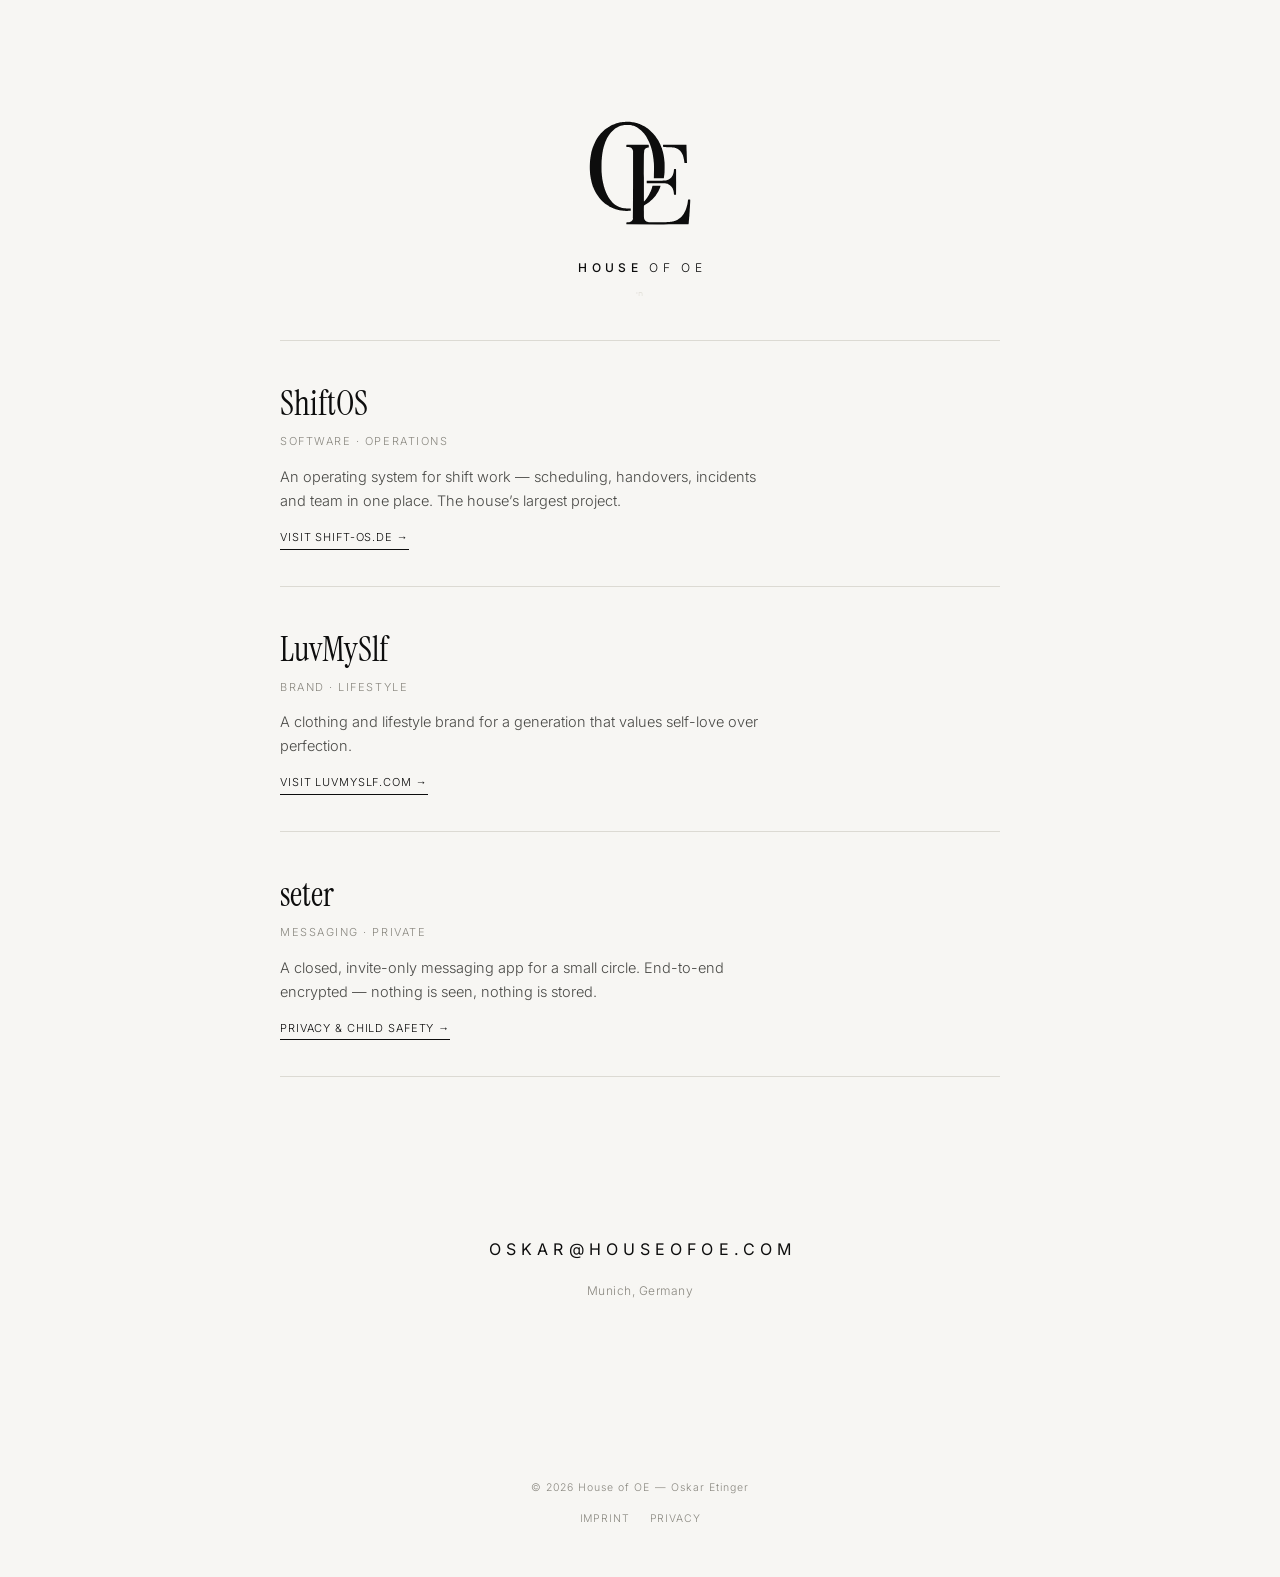
<file: index.html>
<!DOCTYPE html>
<html lang="en">
<head>
<meta charset="UTF-8">
<meta name="viewport" content="width=device-width, initial-scale=1.0">
<title>House of OE</title>
<link rel="icon" href="favicon.ico" sizes="48x48">
<link rel="icon" href="icon.svg" type="image/svg+xml">
<link rel="icon" href="icon-32x32.png" sizes="32x32" type="image/png">
<link rel="apple-touch-icon" href="apple-icon.png">
<style>
  @font-face{
    font-family:'Inter';font-style:normal;font-weight:300;font-display:swap;
    src:url([data-uri]) format('woff2');
  }
  @font-face{
    font-family:'Inter';font-style:normal;font-weight:400;font-display:swap;
    src:url([data-uri]) format('woff2');
  }
  @font-face{
    font-family:'Inter';font-style:normal;font-weight:500;font-display:swap;
    src:url([data-uri]) format('woff2');
  }
  @font-face{
    font-family:'Instrument Serif';font-style:normal;font-weight:400;font-display:swap;
    src:url([data-uri]) format('woff2');
  }
  @font-face{
    font-family:'Instrument Serif';font-style:italic;font-weight:400;font-display:swap;
    src:url([data-uri]) format('woff2');
  }

  :root{
    --bg:#f7f6f3;   /* bone white, not pure white */
    --fg:#0d0d0d;   /* near black ink */
    --dim:#8a8880;
  }
  *{margin:0;padding:0;box-sizing:border-box;}
  html{background:var(--bg);}
  body{
    background:var(--bg);
    color:var(--fg);
    font-family:'Inter',sans-serif;
    font-weight:300;
    line-height:1.6;
    -webkit-font-smoothing:antialiased;
  }
  ::selection{background:var(--fg);color:var(--bg);}
  .wrap{max-width:720px;margin:0 auto;padding:0 32px;}

  /* ---------- MARK ---------- */
  .mark-stage{
    padding:120px 0 40px;
    display:flex;flex-direction:column;align-items:center;text-align:center;
  }
  .mono{width:104px;height:auto;color:var(--fg);}
  .word{
    margin-top:32px;
    font-size:12px;letter-spacing:0.36em;text-transform:uppercase;
    padding-left:0.36em; /* optical centering for the tracking */
  }
  .word b{font-weight:500;}
  .mk{
    display:block;
    margin-top:10px;
    font-size:8px;
    color:#e4e2db;
    letter-spacing:0.02em;
    user-select:none;
  }

  /* ---------- TITLE ---------- */
  .title{
    text-align:center;
    padding:8px 0 64px;
  }
  .title h1{
    font-family:'Instrument Serif',serif;
    font-weight:400;
    font-size:clamp(40px,7vw,64px);
    line-height:1.15;
    max-width:560px;
    margin:0 auto;
  }
  .title h1 em{font-style:italic;}

  /* ---------- LEDE ---------- */
  .lede{
    text-align:center;
    padding:28px 0 100px;
  }
  .lede p{
    font-size:16px;font-weight:300;color:#3a3a38;
    max-width:420px;margin:0 auto;line-height:1.75;
  }

  hr{border:none;border-top:1px solid #dcdad3;max-width:720px;margin:0 auto;}

  /* ---------- REGISTER ---------- */
  .register{padding:0 0 80px;}
  .row{
    display:block;
    padding:36px 0;
    border-bottom:1px solid #dcdad3;
    text-decoration:none;
    color:inherit;
    transition:opacity .25s;
  }
  .row:hover{opacity:0.6;}
  .row.static:hover{opacity:1;}
  .row .name{
    font-family:'Instrument Serif',serif;
    font-size:clamp(26px,4vw,34px);
    font-weight:400;
  }
  .row .cat{
    font-size:11px;letter-spacing:0.14em;text-transform:uppercase;color:var(--dim);
    margin-top:2px;
  }
  .row .desc{
    margin-top:14px;
    font-size:14.5px;font-weight:300;color:#4a4a47;
    max-width:480px;line-height:1.65;
  }
  .row .visit{
    display:inline-block;
    margin-top:16px;
    margin-right:20px;
    font-size:11px;letter-spacing:0.08em;text-transform:uppercase;color:var(--fg);
    border-bottom:1px solid var(--fg);
    padding-bottom:2px;
    text-decoration:none;
  }
  a.visit:hover{color:#555;border-color:#555;}

  /* ---------- NOTE ---------- */
  .note{padding:0 0 90px;text-align:center;}
  .note p{
    font-size:13px;color:var(--dim);font-weight:300;line-height:1.7;
    max-width:440px;margin:0 auto;
  }

  /* ---------- CONTACT ---------- */
  .contact{padding:80px 0 140px;text-align:center;}
  .contact a{
    font-family:'Inter',sans-serif;font-weight:400;
    font-size:clamp(13px,2vw,16px);
    letter-spacing:0.32em;text-transform:uppercase;
    padding-left:0.32em;
    color:var(--fg);text-decoration:none;
  }
  .contact a:hover{color:#555;}
  .contact .loc{margin-top:18px;font-size:12px;color:var(--dim);letter-spacing:0.04em;}

  footer{padding:40px 0 48px;text-align:center;}
  footer .copy{font-size:10.5px;letter-spacing:0.1em;color:var(--dim);}
  footer .legal{margin-top:14px;display:flex;justify-content:center;gap:20px;}
  footer .legal a{
    font-size:10.5px;letter-spacing:0.08em;text-transform:uppercase;color:var(--dim);
    text-decoration:none;border-bottom:1px solid transparent;
  }
  footer .legal a:hover{color:var(--fg);border-color:var(--fg);}

  @media (max-width:640px){
    .wrap{padding:0 24px;}
    .mark-stage{padding:88px 0 32px;}

  }
</style>
</head>
<body>

<div class="mark-stage">
  <svg class="mono" viewBox="0 0 1042 1063" fill="currentColor" role="img" aria-label="House of OE">
    <g transform="translate(0.000000,1063.000000) scale(0.100000,-0.100000)">
    <path d="M3700 10440 c-30 -4 -100 -9 -155 -9 -55 -1 -125 -8 -155 -16 -30 -8
-77 -15 -105 -15 -27 0 -61 -7 -75 -15 -14 -8 -45 -15 -70 -15 -25 0 -54 -7
-64 -15 -11 -8 -36 -15 -55 -15 -20 0 -45 -7 -55 -15 -11 -8 -34 -15 -50 -15
-17 -1 -42 -7 -56 -15 -14 -8 -36 -15 -50 -15 -14 0 -34 -7 -44 -15 -11 -8
-28 -15 -37 -15 -10 0 -31 -7 -48 -15 -17 -8 -45 -22 -62 -30 -17 -8 -38 -15
-48 -15 -9 0 -21 -4 -26 -8 -6 -4 -37 -19 -70 -32 -71 -27 -263 -126 -286
-146 -8 -8 -20 -14 -25 -14 -5 -1 -50 -26 -100 -58 -153 -96 -210 -137 -365
-257 -87 -67 -400 -376 -457 -450 -25 -33 -64 -81 -86 -106 -141 -158 -372
-536 -483 -789 -8 -19 -19 -42 -24 -50 -5 -8 -12 -22 -15 -30 -3 -8 -12 -27
-20 -42 -8 -14 -14 -33 -14 -41 0 -8 -7 -20 -15 -27 -8 -7 -15 -21 -15 -32 0
-11 -6 -32 -13 -46 -8 -15 -21 -42 -30 -60 -9 -19 -17 -41 -17 -51 0 -9 -7
-26 -15 -37 -8 -10 -15 -28 -15 -40 0 -11 -7 -29 -15 -40 -8 -10 -15 -31 -15
-45 0 -14 -7 -34 -15 -45 -8 -10 -15 -35 -15 -54 0 -19 -7 -44 -15 -54 -8 -11
-15 -31 -15 -45 -1 -14 -7 -37 -15 -51 -8 -14 -14 -38 -15 -53 0 -16 -5 -38
-12 -50 -6 -12 -15 -51 -19 -87 -17 -132 -32 -216 -45 -253 -8 -20 -14 -59
-14 -85 0 -26 -7 -65 -15 -87 -8 -22 -14 -72 -15 -112 0 -39 -5 -84 -11 -100
-10 -26 -16 -87 -39 -428 -12 -180 -12 -596 0 -740 6 -66 15 -185 20 -265 5
-80 14 -161 20 -180 5 -19 10 -55 10 -80 0 -25 7 -72 15 -103 8 -32 15 -77 15
-100 0 -23 7 -55 15 -71 8 -15 15 -43 15 -61 0 -18 7 -52 15 -75 8 -23 15 -61
15 -84 1 -22 7 -52 15 -66 8 -14 14 -41 15 -61 0 -19 7 -44 15 -55 8 -10 15
-33 15 -50 0 -16 7 -39 15 -50 8 -10 15 -35 15 -54 0 -19 7 -44 15 -54 8 -11
15 -32 15 -46 0 -14 7 -35 15 -46 8 -10 15 -29 15 -41 0 -12 6 -34 14 -50 7
-15 21 -45 30 -66 9 -20 23 -54 32 -75 9 -20 23 -50 30 -65 8 -16 14 -34 14
-42 0 -7 7 -18 15 -25 8 -7 15 -23 15 -35 0 -12 7 -28 15 -35 8 -7 15 -21 15
-31 0 -10 4 -21 10 -24 5 -3 21 -30 36 -58 14 -29 39 -74 55 -102 16 -27 37
-63 45 -80 35 -68 143 -234 232 -354 26 -35 56 -76 67 -91 72 -99 310 -356
390 -423 33 -27 83 -71 110 -97 54 -50 186 -152 247 -188 20 -13 38 -26 40
-30 3 -8 143 -102 151 -102 3 0 28 -15 55 -33 28 -18 117 -66 198 -106 82 -40
161 -80 176 -87 14 -8 33 -14 41 -14 8 0 20 -7 27 -15 7 -8 25 -15 40 -15 15
0 33 -7 40 -15 7 -8 24 -15 39 -15 14 0 35 -7 45 -15 11 -8 29 -15 40 -15 12
0 30 -7 40 -15 11 -8 36 -15 55 -15 20 0 45 -7 55 -15 11 -8 36 -15 55 -15 20
0 45 -7 55 -15 11 -8 36 -15 55 -15 20 0 45 -7 55 -15 11 -8 40 -15 65 -15 25
0 64 -7 86 -15 22 -8 69 -14 105 -15 36 0 92 -7 125 -15 81 -20 767 -22 782
-3 6 7 9 60 8 118 l-2 105 -304 5 c-209 4 -313 9 -332 18 -16 6 -52 12 -80 12
-29 1 -63 7 -77 15 -14 8 -43 14 -66 15 -22 0 -49 7 -60 15 -10 8 -32 15 -49
15 -16 0 -39 7 -49 15 -11 8 -31 15 -45 15 -14 0 -35 7 -45 15 -11 8 -30 15
-42 15 -12 0 -27 7 -34 15 -7 8 -19 15 -27 15 -13 0 -34 9 -93 41 -79 42 -101
55 -138 80 -24 16 -45 29 -48 29 -9 0 -209 154 -265 204 -112 101 -322 358
-407 497 -47 77 -51 85 -85 136 -15 24 -27 45 -27 49 0 3 -13 26 -30 51 -16
24 -30 50 -30 57 0 8 -7 19 -15 26 -8 7 -15 20 -15 30 0 10 -7 23 -15 30 -8 7
-15 20 -15 30 0 10 -7 23 -15 30 -8 7 -15 23 -15 35 0 12 -7 28 -15 35 -8 7
-15 18 -15 24 0 7 -13 39 -30 71 -16 32 -30 66 -30 76 0 10 -8 32 -17 51 -9
18 -22 45 -30 60 -7 14 -13 34 -13 45 0 10 -7 27 -15 37 -8 11 -15 32 -15 46
0 14 -4 30 -8 36 -9 9 -39 101 -61 184 -7 25 -19 68 -27 95 -20 69 -34 132
-43 185 -4 25 -12 61 -18 80 -14 44 -31 126 -43 207 -5 35 -14 72 -20 82 -5
11 -10 37 -10 59 0 21 -7 61 -15 88 -8 27 -15 78 -15 114 0 36 -5 81 -11 100
-7 19 -15 94 -19 165 -5 72 -13 171 -20 220 -14 112 -15 1199 0 1295 5 36 14
133 20 215 5 83 14 168 20 190 5 22 10 65 10 95 0 30 7 82 15 115 8 33 15 81
15 106 0 26 7 66 15 89 8 23 15 59 15 80 0 21 7 57 15 80 8 23 15 58 15 77 0
19 5 44 12 56 6 12 15 40 19 62 8 42 27 114 54 205 9 30 20 73 26 95 5 21 14
44 18 50 5 5 11 24 14 40 6 35 24 89 43 128 8 16 14 39 14 52 0 12 7 28 15 35
8 7 15 22 15 34 0 12 7 31 15 42 8 10 15 26 15 34 0 13 47 119 70 160 9 15 42
83 54 110 4 8 22 42 41 75 19 33 39 70 45 83 5 12 26 48 47 80 21 31 42 65 48
74 13 21 93 136 145 207 60 83 343 362 449 443 115 88 276 185 379 228 76 32
102 43 175 74 21 9 48 16 60 16 12 1 33 7 47 15 14 8 44 14 68 15 24 0 52 5
63 11 11 5 52 14 92 20 40 5 97 13 127 18 72 12 415 12 508 0 39 -5 102 -13
140 -17 37 -5 85 -15 107 -22 22 -7 58 -18 80 -26 22 -7 55 -15 72 -19 18 -4
35 -11 38 -16 4 -5 13 -9 21 -9 25 0 244 -112 359 -183 192 -120 475 -384 634
-592 73 -96 221 -323 286 -440 50 -88 195 -370 195 -377 0 -4 14 -37 30 -71
17 -35 30 -71 30 -79 0 -8 7 -23 15 -34 8 -10 15 -28 15 -40 0 -11 7 -29 15
-40 8 -10 15 -28 15 -40 0 -11 7 -29 15 -40 8 -10 15 -31 15 -45 0 -15 6 -32
14 -38 8 -6 16 -24 19 -39 4 -26 9 -40 37 -122 7 -19 15 -55 19 -80 4 -25 13
-55 19 -67 7 -12 12 -34 12 -50 1 -15 7 -39 15 -53 8 -14 15 -41 15 -60 0 -19
7 -46 15 -60 8 -14 14 -46 15 -71 0 -26 7 -63 15 -82 8 -20 15 -56 15 -80 0
-25 7 -61 15 -80 8 -20 15 -63 15 -95 0 -33 7 -79 15 -102 8 -23 15 -70 15
-104 0 -34 5 -77 11 -96 7 -19 15 -89 19 -155 4 -66 13 -149 19 -185 31 -182
37 -913 13 -1435 -5 -99 -6 -183 -2 -188 3 -4 229 -6 501 -5 l494 3 7 40 c3
22 12 76 18 120 6 44 15 103 20 130 5 28 12 93 15 145 3 52 10 113 15 135 13
53 13 974 0 1028 -5 23 -14 98 -20 167 -14 172 -27 286 -39 345 -12 60 -28
158 -41 240 -5 33 -13 73 -19 88 -6 16 -11 40 -11 55 0 15 -6 47 -14 72 -8 25
-22 72 -31 105 -36 133 -48 172 -61 210 -8 23 -14 51 -14 64 0 13 -7 36 -15
52 -8 16 -22 42 -30 58 -8 16 -15 34 -15 41 0 7 -6 26 -14 43 -7 18 -35 84
-61 147 -58 139 -196 420 -254 514 -22 37 -41 69 -41 71 0 5 -192 290 -199
295 -4 3 -27 32 -51 65 -24 33 -65 83 -90 110 -25 28 -62 70 -82 95 -52 65
-294 309 -353 355 -27 22 -77 63 -110 90 -137 117 -334 250 -515 349 -68 37
-277 140 -320 158 -14 5 -38 16 -53 24 -16 8 -36 14 -46 14 -9 0 -26 7 -37 15
-10 8 -31 15 -45 15 -15 0 -32 7 -39 15 -7 8 -27 15 -44 15 -17 0 -40 7 -50
15 -11 8 -31 15 -45 15 -14 1 -37 7 -51 15 -14 8 -38 14 -55 15 -16 0 -43 7
-59 15 -15 8 -49 15 -75 15 -25 1 -57 7 -71 15 -14 8 -52 14 -85 15 -33 0 -76
5 -95 11 -66 22 -619 44 -720 29z"/>
    <path d="M3850 8121 c-15 -29 -13 -178 3 -188 6 -4 35 -8 62 -9 114 -2 243
-16 280 -31 98 -38 144 -66 197 -120 70 -71 106 -149 122 -258 15 -109 15
-6684 0 -6765 -23 -123 -106 -242 -201 -289 -26 -13 -60 -30 -75 -38 -14 -7
-33 -13 -43 -13 -9 0 -28 -6 -43 -14 -17 -8 -74 -16 -150 -18 -159 -7 -164
-10 -160 -122 l3 -81 3104 -3 c1723 -1 3109 2 3114 7 16 16 37 147 37 236 1
49 5 110 11 135 5 25 14 117 19 205 5 88 14 176 20 195 5 19 10 91 10 160 0
69 7 175 15 235 8 61 15 164 15 230 0 66 5 149 11 185 6 36 14 160 19 275 5
116 14 297 21 403 8 139 8 197 0 205 -5 5 -52 12 -104 15 -77 3 -95 1 -106
-12 -8 -10 -17 -59 -22 -119 -5 -56 -15 -138 -23 -182 -8 -44 -20 -109 -26
-145 -7 -36 -16 -69 -21 -75 -5 -5 -9 -20 -9 -35 0 -22 -12 -68 -42 -155 -6
-16 -14 -48 -18 -70 -9 -46 -26 -98 -46 -138 -8 -16 -14 -36 -14 -46 0 -9 -7
-26 -15 -37 -8 -10 -15 -25 -15 -33 0 -13 -49 -126 -70 -161 -5 -8 -21 -40
-36 -70 -15 -30 -43 -80 -62 -110 -20 -30 -43 -67 -52 -82 -53 -94 -227 -286
-339 -376 -139 -112 -367 -252 -411 -252 -9 0 -25 -7 -36 -15 -10 -8 -28 -15
-40 -15 -11 0 -29 -7 -40 -15 -10 -8 -30 -15 -44 -15 -14 0 -36 -7 -50 -15
-14 -8 -41 -14 -61 -15 -20 0 -53 -7 -72 -15 -20 -8 -54 -15 -76 -15 -22 0
-52 -5 -68 -12 -15 -6 -107 -15 -203 -19 -96 -4 -233 -13 -305 -18 -72 -6
-476 -10 -900 -10 -639 -1 -780 2 -830 14 -33 8 -76 15 -95 15 -19 0 -44 7
-54 15 -11 8 -30 15 -42 15 -13 0 -26 4 -29 10 -3 5 -21 17 -40 26 -61 29
-130 108 -162 187 -57 136 -63 219 -63 832 0 482 2 553 16 573 8 12 19 22 25
22 5 0 28 14 51 30 22 17 45 30 50 30 8 0 91 54 263 171 194 131 403 321 609
551 147 165 210 245 221 276 3 12 10 22 15 22 8 0 56 72 93 140 11 19 25 42
33 51 8 8 14 19 14 22 0 4 17 35 38 69 47 80 116 224 177 373 32 80 56 159 58
195 l2 25 -385 2 c-428 2 -430 2 -430 -60 0 -17 -7 -41 -15 -51 -8 -11 -15
-32 -15 -48 0 -15 -6 -42 -14 -60 -21 -51 -38 -100 -43 -128 -5 -24 -22 -68
-50 -122 -7 -14 -13 -35 -13 -46 0 -11 -7 -25 -15 -32 -8 -7 -15 -18 -15 -25
0 -8 -6 -26 -14 -42 -8 -15 -40 -82 -72 -148 -84 -175 -232 -418 -351 -574
-112 -147 -209 -254 -224 -245 -5 3 -9 971 -9 2417 0 2071 2 2420 15 2472 8
33 14 89 15 124 0 106 31 179 109 259 89 93 128 112 281 136 l75 11 -4 120
c-2 66 -5 123 -8 128 -2 4 -503 7 -1113 7 -1086 0 -1110 0 -1120 -19z"/>
    <path d="M7515 8120 c-3 -10 -1 -36 4 -58 6 -21 12 -62 13 -91 1 -29 5 -54 9
-57 4 -2 163 -6 355 -9 192 -3 378 -9 414 -15 36 -5 106 -10 156 -10 55 0 108
-6 134 -15 23 -8 59 -15 79 -15 21 0 46 -7 57 -15 10 -8 31 -15 46 -15 14 0
39 -6 55 -14 15 -7 46 -21 68 -31 22 -9 47 -21 55 -26 8 -5 25 -13 37 -19 50
-21 152 -99 216 -165 100 -102 208 -274 282 -450 6 -16 20 -47 29 -68 9 -21
16 -52 16 -70 0 -18 7 -41 15 -51 8 -11 15 -34 15 -52 0 -17 7 -51 15 -74 8
-23 15 -59 15 -79 1 -20 7 -47 15 -61 8 -14 14 -51 15 -82 0 -31 7 -83 15
-115 8 -31 15 -77 15 -100 l0 -43 129 0 c94 0 130 3 133 13 3 6 1 44 -4 82 -4
39 -12 282 -18 540 -5 259 -14 525 -20 593 -5 68 -10 221 -10 342 0 120 -3
225 -6 234 -6 14 -118 16 -1174 16 -1150 0 -1169 0 -1175 -20z"/>
    <path d="M8621 5697 c-6 -8 -13 -61 -16 -118 -7 -128 -42 -293 -82 -386 -7
-17 -13 -35 -13 -40 0 -16 -61 -136 -86 -170 -13 -17 -24 -36 -24 -41 0 -19
-145 -164 -199 -200 -78 -51 -94 -60 -111 -67 -8 -3 -28 -13 -43 -21 -16 -7
-34 -14 -42 -14 -7 0 -18 -7 -25 -15 -7 -8 -24 -15 -39 -15 -14 -1 -37 -7 -51
-15 -14 -8 -42 -14 -62 -15 -20 0 -49 -6 -65 -12 -21 -10 -244 -14 -953 -18
l-925 -5 -1 -117 c0 -65 3 -123 6 -129 5 -8 267 -11 921 -13 921 -2 948 -2
1084 -37 22 -6 54 -13 72 -16 18 -3 38 -11 44 -19 6 -8 17 -14 23 -14 16 0 70
-28 136 -72 77 -50 220 -200 270 -282 41 -69 100 -206 100 -236 0 -8 7 -28 15
-44 8 -15 15 -43 15 -61 0 -17 7 -54 15 -81 8 -27 15 -78 15 -114 1 -83 14
-150 31 -161 18 -11 186 -12 193 0 3 5 6 579 6 1277 1 1019 -2 1269 -12 1276
-22 14 -184 10 -197 -5z"/>
  </g>
  </svg>
  <div class="word"><b>HOUSE</b> OF OE</div>
  <span class="mk" aria-hidden="true">חי</span>
</div>

<hr>

<div class="wrap register">
  <a class="row" href="https://shift-os.de" target="_blank" rel="noopener">
    <div>
      <div class="name">ShiftOS</div>
      <div class="cat">Software · Operations</div>
      <p class="desc">An operating system for shift work — scheduling, handovers, incidents and team in one place. The house’s largest project.</p>
      <span class="visit">Visit shift-os.de →</span>
    </div>
  </a>

  <a class="row" href="https://luvmyslf.com" target="_blank" rel="noopener">
    <div>
      <div class="name">LuvMySlf</div>
      <div class="cat">Brand · Lifestyle</div>
      <p class="desc">A clothing and lifestyle brand for a generation that values self-love over perfection.</p>
      <span class="visit">Visit luvmyslf.com →</span>
    </div>
  </a>

  <a class="row" href="seter.html">
    <div>
      <div class="name">seter</div>
      <div class="cat">Messaging · Private</div>
      <p class="desc">A closed, invite-only messaging app for a small circle. End-to-end encrypted — nothing is seen, nothing is stored.</p>
      <span class="visit">Privacy &amp; Child Safety →</span>
    </div>
  </a>
</div>

<div class="wrap contact">
  <a href="mailto:oskar@houseofoe.com">oskar@houseofoe.com</a>
  <div class="loc">Munich, Germany</div>
</div>

<footer>
  <div class="copy">© 2026 House of OE — Oskar Etinger</div>
  <div class="legal">
    <a href="imprint.html">Imprint</a>
    <a href="privacy.html">Privacy</a>
  </div>
</footer>

</body>
</html>
</file>
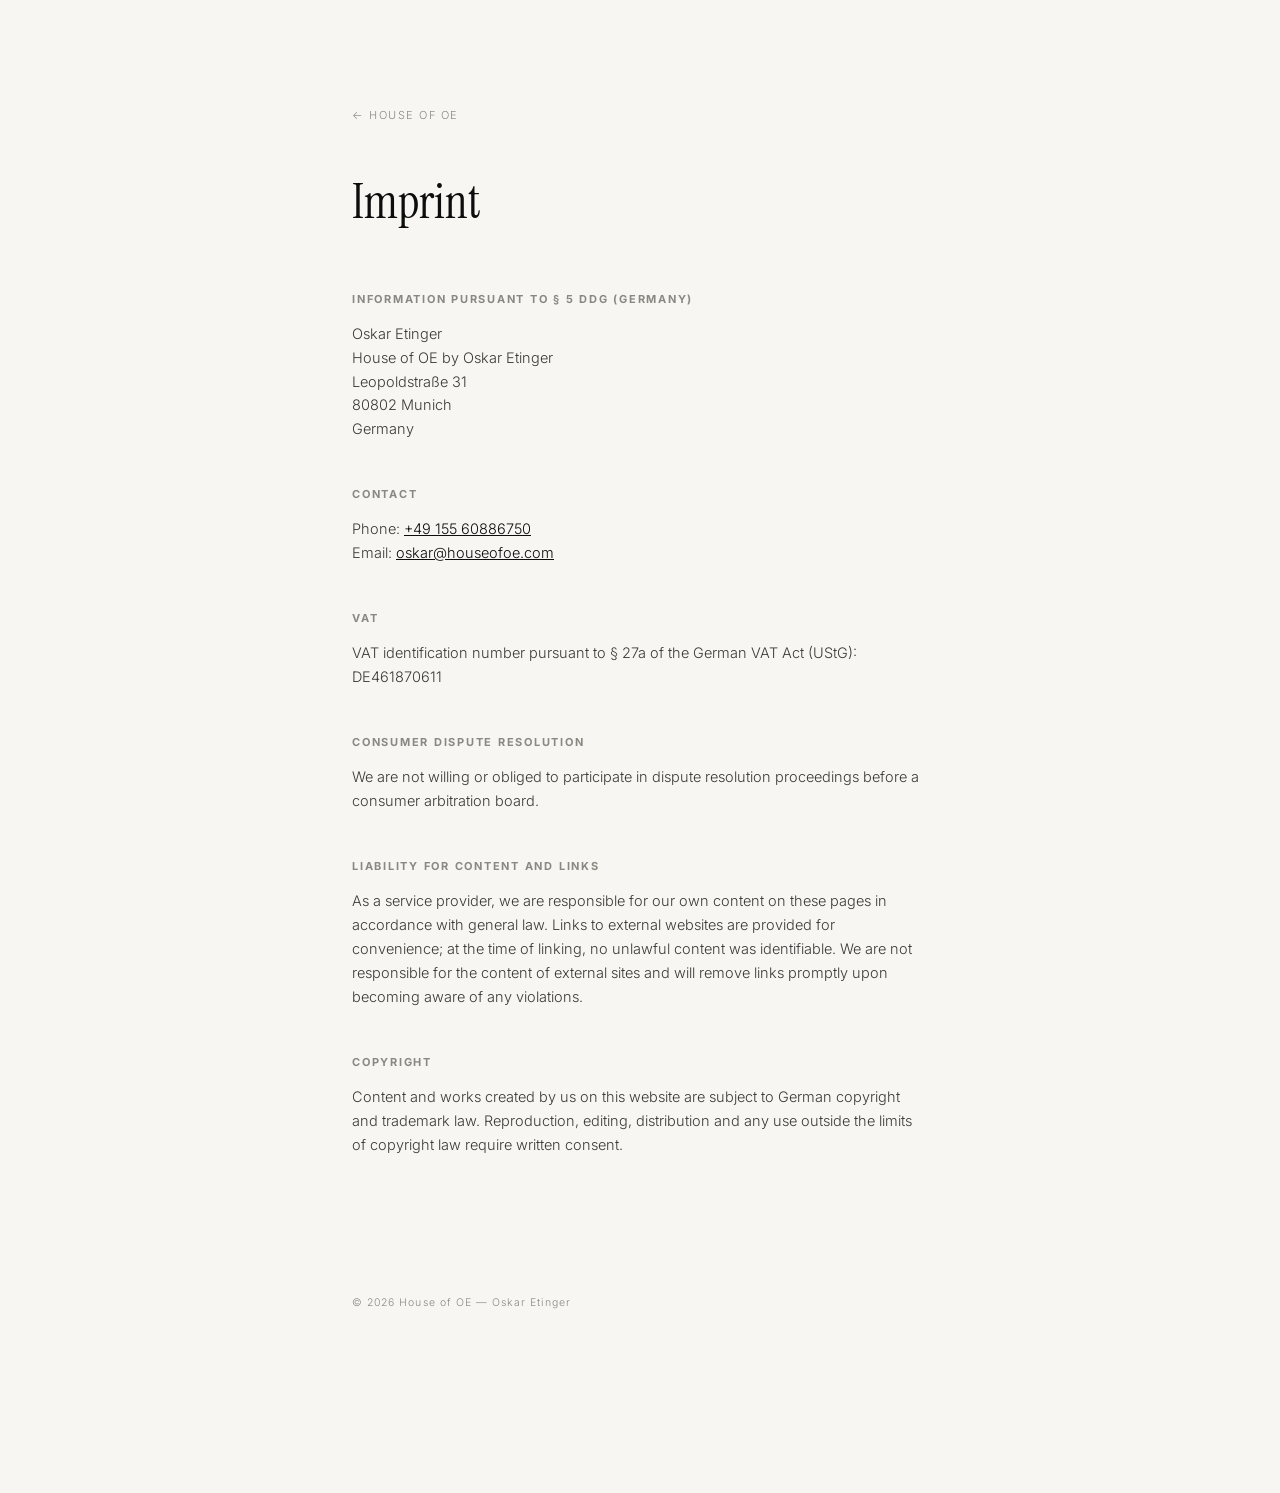
<file: imprint.html>
<!DOCTYPE html>
<html lang="en">
<head>
<meta charset="UTF-8">
<meta name="viewport" content="width=device-width, initial-scale=1.0">
<link rel="icon" href="favicon.ico" sizes="48x48">
<link rel="icon" href="icon.svg" type="image/svg+xml">
<link rel="icon" href="icon-32x32.png" sizes="32x32" type="image/png">
<link rel="apple-touch-icon" href="apple-icon.png">
<title>Imprint — House of OE</title>
<style>
  @import url('https://fonts.googleapis.com/css2?family=Inter:wght@300;400;500&family=Instrument+Serif:ital@0;1&display=swap');
  :root{--bg:#f7f6f3;--fg:#0d0d0d;--dim:#8a8880;}
  *{margin:0;padding:0;box-sizing:border-box;}
  html{background:var(--bg);}
  body{background:var(--bg);color:var(--fg);font-family:'Inter',sans-serif;font-weight:300;line-height:1.65;-webkit-font-smoothing:antialiased;}
  ::selection{background:var(--fg);color:var(--bg);}
  .wrap{max-width:640px;margin:0 auto;padding:100px 32px 120px;}
  a.back{
    font-size:11px;letter-spacing:0.14em;text-transform:uppercase;color:var(--dim);
    text-decoration:none;border-bottom:1px solid transparent;
  }
  a.back:hover{color:var(--fg);border-color:var(--fg);}
  h1{
    font-family:'Instrument Serif',serif;font-weight:400;
    font-size:clamp(34px,6vw,48px);margin:36px 0 48px;
  }
  h2{
    font-size:11px;letter-spacing:0.16em;text-transform:uppercase;color:var(--dim);
    margin:44px 0 14px;
  }
  h2:first-of-type{margin-top:0;}
  p{font-size:14.5px;font-weight:300;color:#3a3a38;margin-bottom:10px;}
  a.inline{color:var(--fg);}
  hr{border:none;border-top:1px solid #dcdad3;margin:56px 0;}
  footer{padding:0 0 60px;}
  footer span{font-size:10.5px;letter-spacing:0.1em;color:var(--dim);}
  @media (max-width:640px){.wrap{padding:72px 24px 90px;}}
</style>
</head>
<body>
<div class="wrap">
  <a class="back" href="index.html">← House of OE</a>
  <h1>Imprint</h1>

  <h2>Information pursuant to § 5 DDG (Germany)</h2>
  <p>Oskar Etinger<br>House of OE by Oskar Etinger<br>Leopoldstraße 31<br>80802 Munich<br>Germany</p>

  <h2>Contact</h2>
  <p>Phone: <a class="inline" href="tel:+4915560886750">+49 155 60886750</a><br>
  Email: <a class="inline" href="mailto:oskar@houseofoe.com">oskar@houseofoe.com</a></p>

  <h2>VAT</h2>
  <p>VAT identification number pursuant to § 27a of the German VAT Act (UStG):<br>DE461870611</p>

  <h2>Consumer dispute resolution</h2>
  <p>We are not willing or obliged to participate in dispute resolution proceedings before a consumer arbitration board.</p>

  <h2>Liability for content and links</h2>
  <p>As a service provider, we are responsible for our own content on these pages in accordance with general law. Links to external websites are provided for convenience; at the time of linking, no unlawful content was identifiable. We are not responsible for the content of external sites and will remove links promptly upon becoming aware of any violations.</p>

  <h2>Copyright</h2>
  <p>Content and works created by us on this website are subject to German copyright and trademark law. Reproduction, editing, distribution and any use outside the limits of copyright law require written consent.</p>
</div>
<footer><div class="wrap" style="padding-top:0"><span>© 2026 House of OE — Oskar Etinger</span></div></footer>
</body>
</html>
</file>
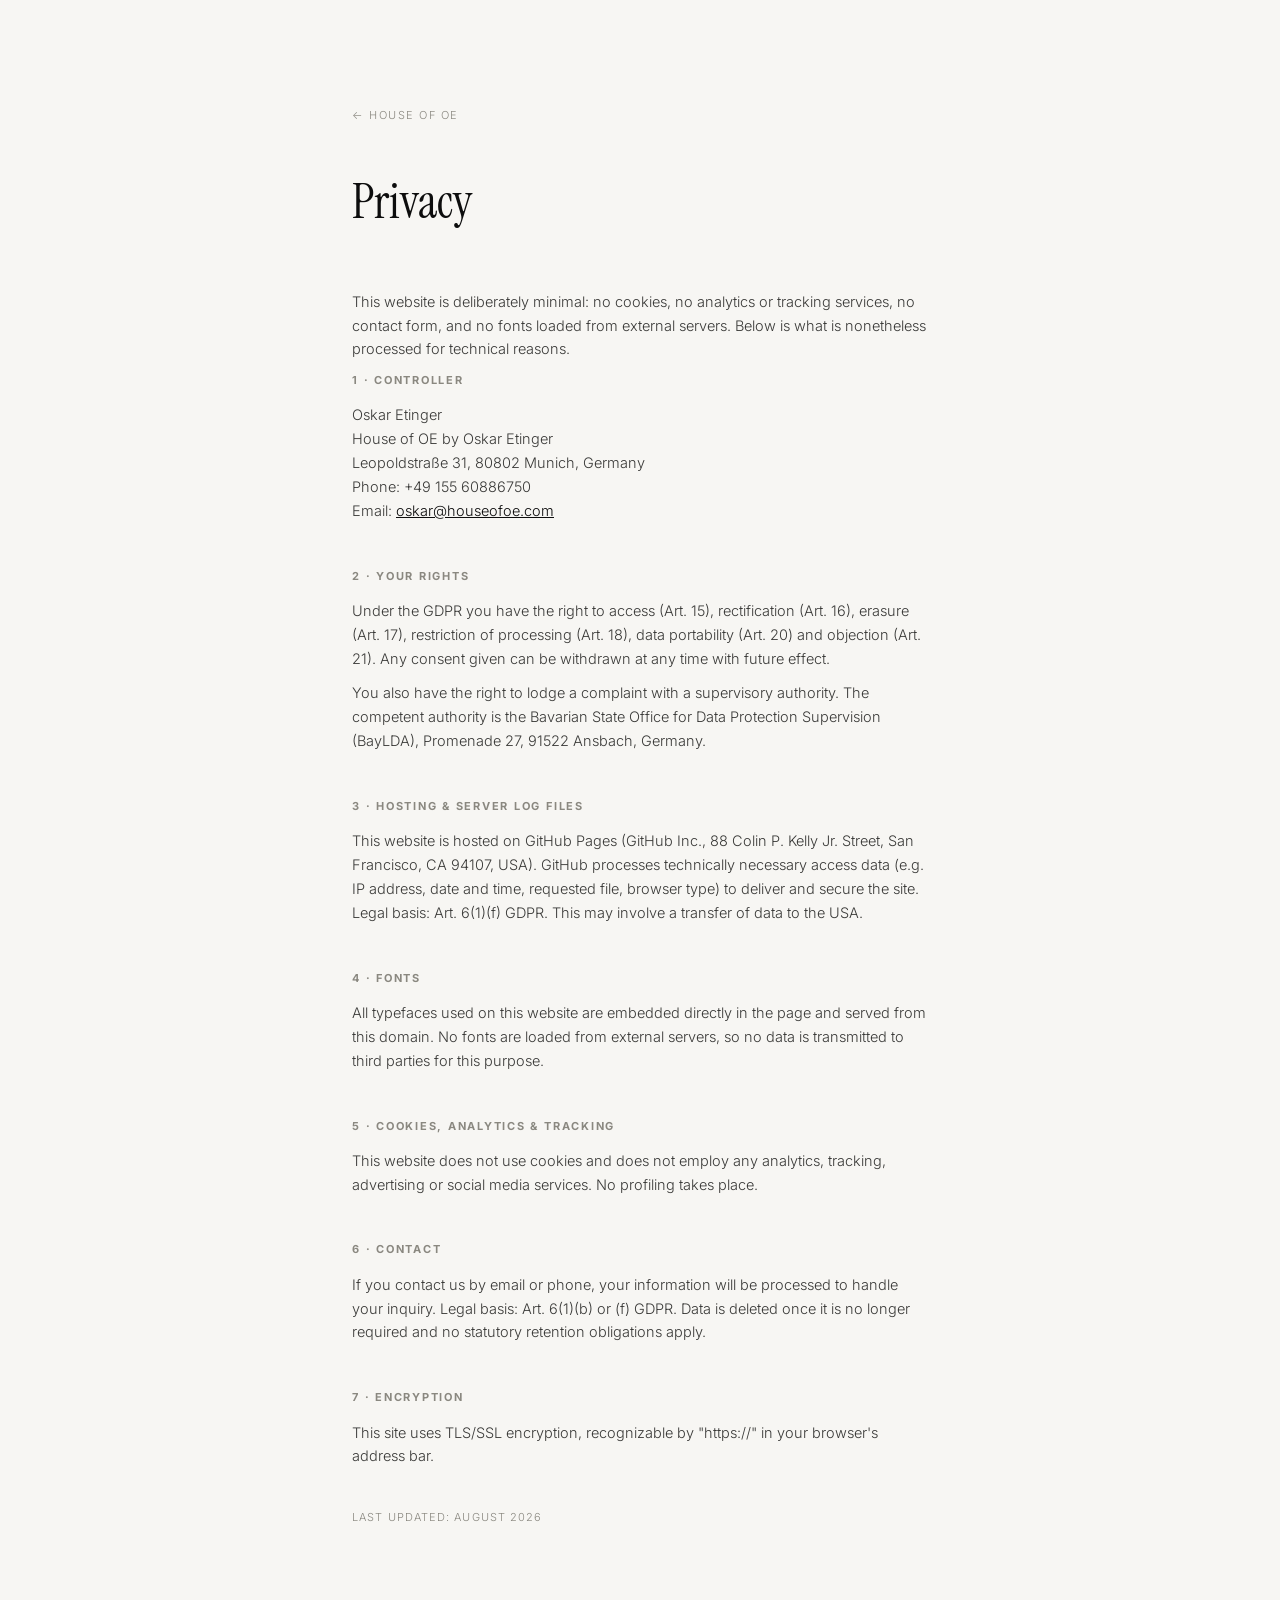
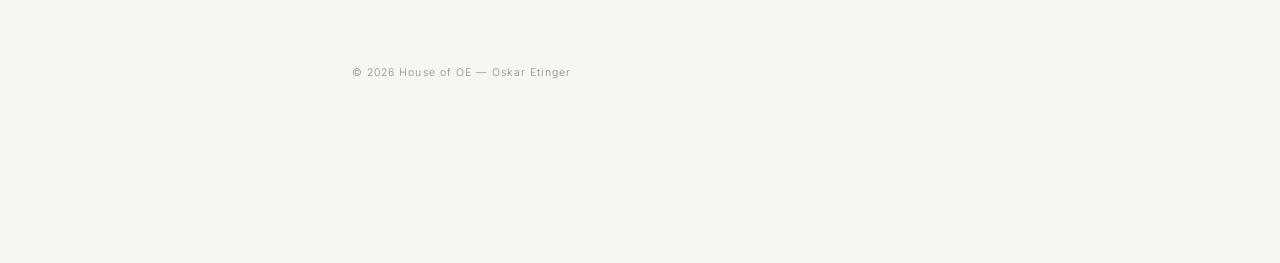
<file: privacy.html>
<!DOCTYPE html>
<html lang="en">
<head>
<meta charset="UTF-8">
<meta name="viewport" content="width=device-width, initial-scale=1.0">
<link rel="icon" href="favicon.ico" sizes="48x48">
<link rel="icon" href="icon.svg" type="image/svg+xml">
<link rel="icon" href="icon-32x32.png" sizes="32x32" type="image/png">
<link rel="apple-touch-icon" href="apple-icon.png">
<title>Privacy — House of OE</title>
<style>
  @import url('https://fonts.googleapis.com/css2?family=Inter:wght@300;400;500&family=Instrument+Serif:ital@0;1&display=swap');
  :root{--bg:#f7f6f3;--fg:#0d0d0d;--dim:#8a8880;}
  *{margin:0;padding:0;box-sizing:border-box;}
  html{background:var(--bg);}
  body{background:var(--bg);color:var(--fg);font-family:'Inter',sans-serif;font-weight:300;line-height:1.65;-webkit-font-smoothing:antialiased;}
  ::selection{background:var(--fg);color:var(--bg);}
  .wrap{max-width:640px;margin:0 auto;padding:100px 32px 120px;}
  a.back{
    font-size:11px;letter-spacing:0.14em;text-transform:uppercase;color:var(--dim);
    text-decoration:none;border-bottom:1px solid transparent;
  }
  a.back:hover{color:var(--fg);border-color:var(--fg);}
  h1{
    font-family:'Instrument Serif',serif;font-weight:400;
    font-size:clamp(34px,6vw,48px);margin:36px 0 48px;
  }
  h2{
    font-size:11px;letter-spacing:0.16em;text-transform:uppercase;color:var(--dim);
    margin:44px 0 14px;
  }
  h2:first-of-type{margin-top:0;}
  p{font-size:14.5px;font-weight:300;color:#3a3a38;margin-bottom:10px;}
  a.inline{color:var(--fg);}
  hr{border:none;border-top:1px solid #dcdad3;margin:56px 0;}
  footer{padding:0 0 60px;}
  footer span{font-size:10.5px;letter-spacing:0.1em;color:var(--dim);}
  @media (max-width:640px){.wrap{padding:72px 24px 90px;}}
</style>
</head>
<body>
<div class="wrap">
  <a class="back" href="index.html">← House of OE</a>
  <h1>Privacy</h1>
  <p>This website is deliberately minimal: no cookies, no analytics or tracking services, no contact form, and no fonts loaded from external servers. Below is what is nonetheless processed for technical reasons.</p>

  <h2>1 · Controller</h2>
  <p>Oskar Etinger<br>House of OE by Oskar Etinger<br>Leopoldstraße 31, 80802 Munich, Germany<br>
  Phone: +49 155 60886750<br>
  Email: <a class="inline" href="mailto:oskar@houseofoe.com">oskar@houseofoe.com</a></p>

  <h2>2 · Your rights</h2>
  <p>Under the GDPR you have the right to access (Art. 15), rectification (Art. 16), erasure (Art. 17), restriction of processing (Art. 18), data portability (Art. 20) and objection (Art. 21). Any consent given can be withdrawn at any time with future effect.</p>
  <p>You also have the right to lodge a complaint with a supervisory authority. The competent authority is the Bavarian State Office for Data Protection Supervision (BayLDA), Promenade 27, 91522 Ansbach, Germany.</p>

  <h2>3 · Hosting &amp; server log files</h2>
  <p>This website is hosted on GitHub Pages (GitHub Inc., 88 Colin P. Kelly Jr. Street, San Francisco, CA 94107, USA). GitHub processes technically necessary access data (e.g. IP address, date and time, requested file, browser type) to deliver and secure the site. Legal basis: Art. 6(1)(f) GDPR. This may involve a transfer of data to the USA.</p>

  <h2>4 · Fonts</h2>
  <p>All typefaces used on this website are embedded directly in the page and served from this domain. No fonts are loaded from external servers, so no data is transmitted to third parties for this purpose.</p>

  <h2>5 · Cookies, analytics &amp; tracking</h2>
  <p>This website does not use cookies and does not employ any analytics, tracking, advertising or social media services. No profiling takes place.</p>

  <h2>6 · Contact</h2>
  <p>If you contact us by email or phone, your information will be processed to handle your inquiry. Legal basis: Art. 6(1)(b) or (f) GDPR. Data is deleted once it is no longer required and no statutory retention obligations apply.</p>

  <h2>7 · Encryption</h2>
  <p>This site uses TLS/SSL encryption, recognizable by "https://" in your browser's address bar.</p>

  <p style="margin-top:40px;font-size:11px;letter-spacing:0.1em;text-transform:uppercase;color:var(--dim)">Last updated: August 2026</p>
</div>
<footer><div class="wrap" style="padding-top:0"><span>© 2026 House of OE — Oskar Etinger</span></div></footer>
</body>
</html>
</file>
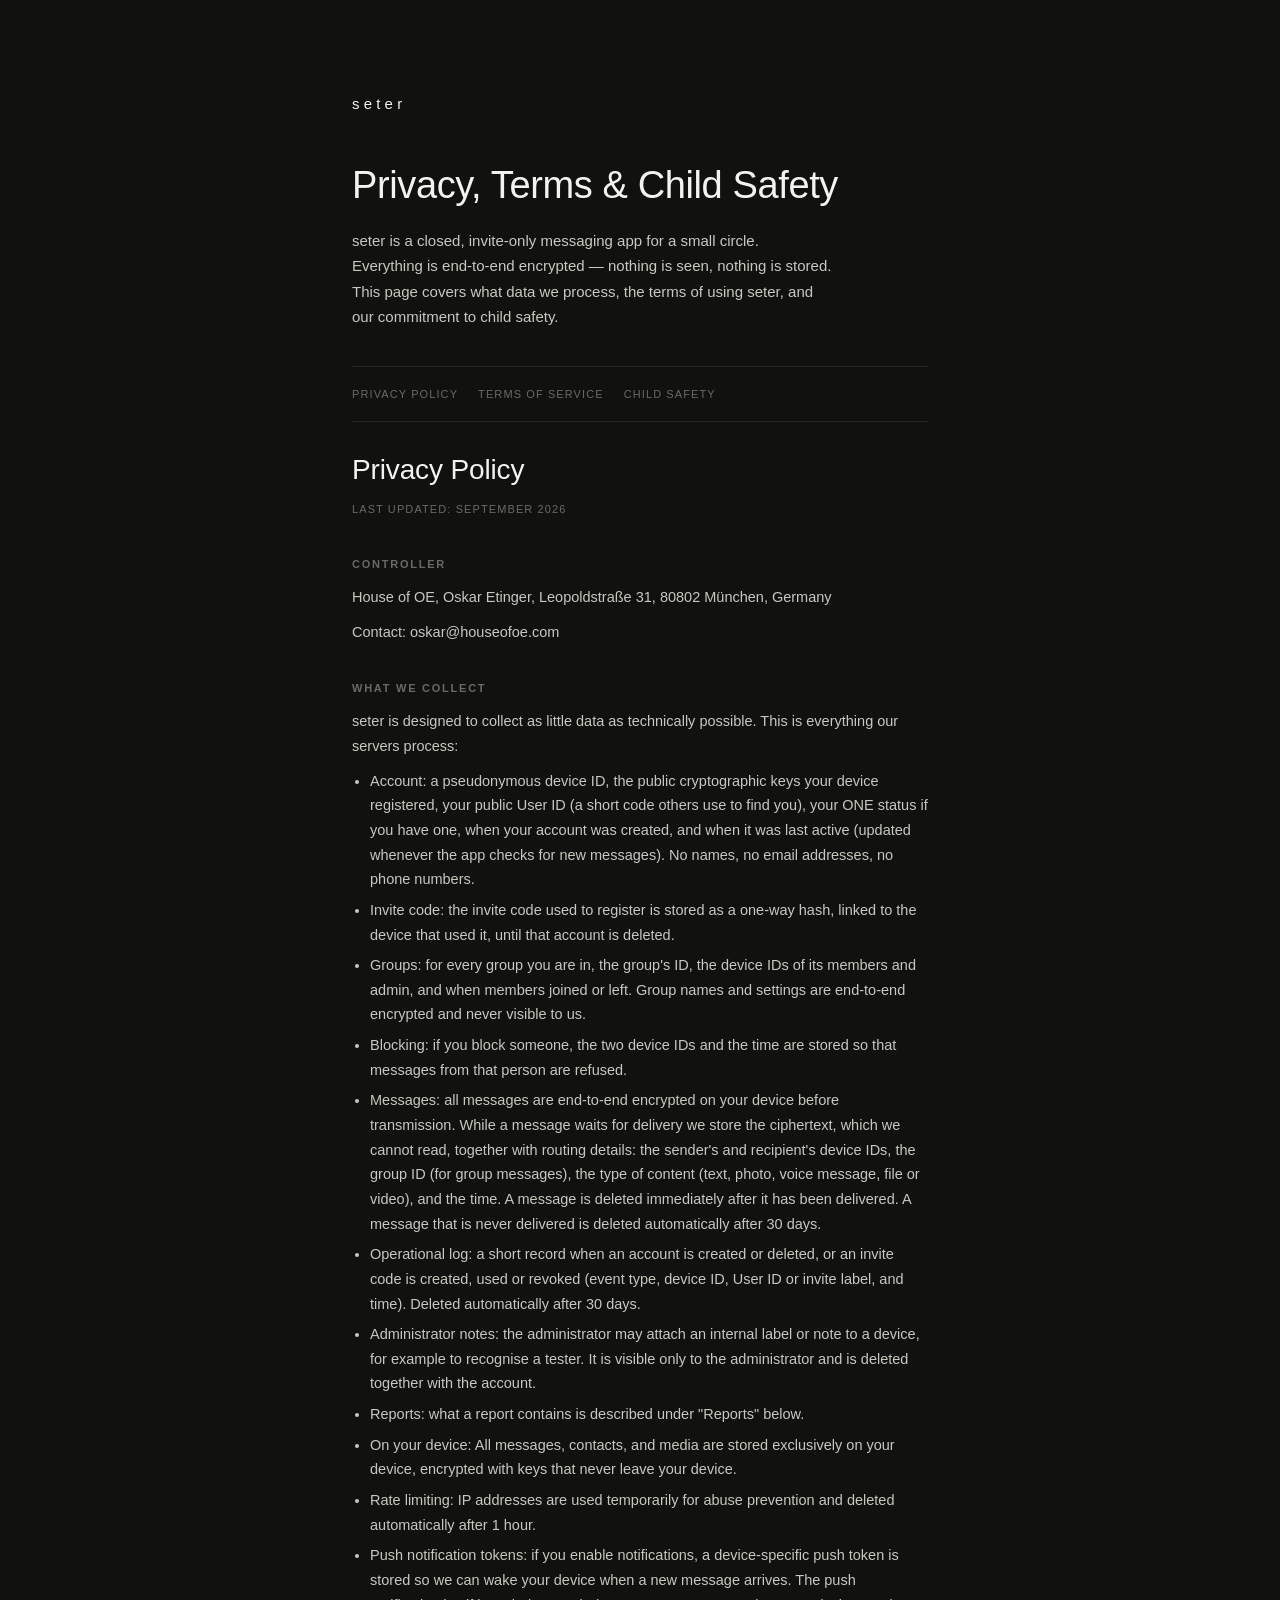
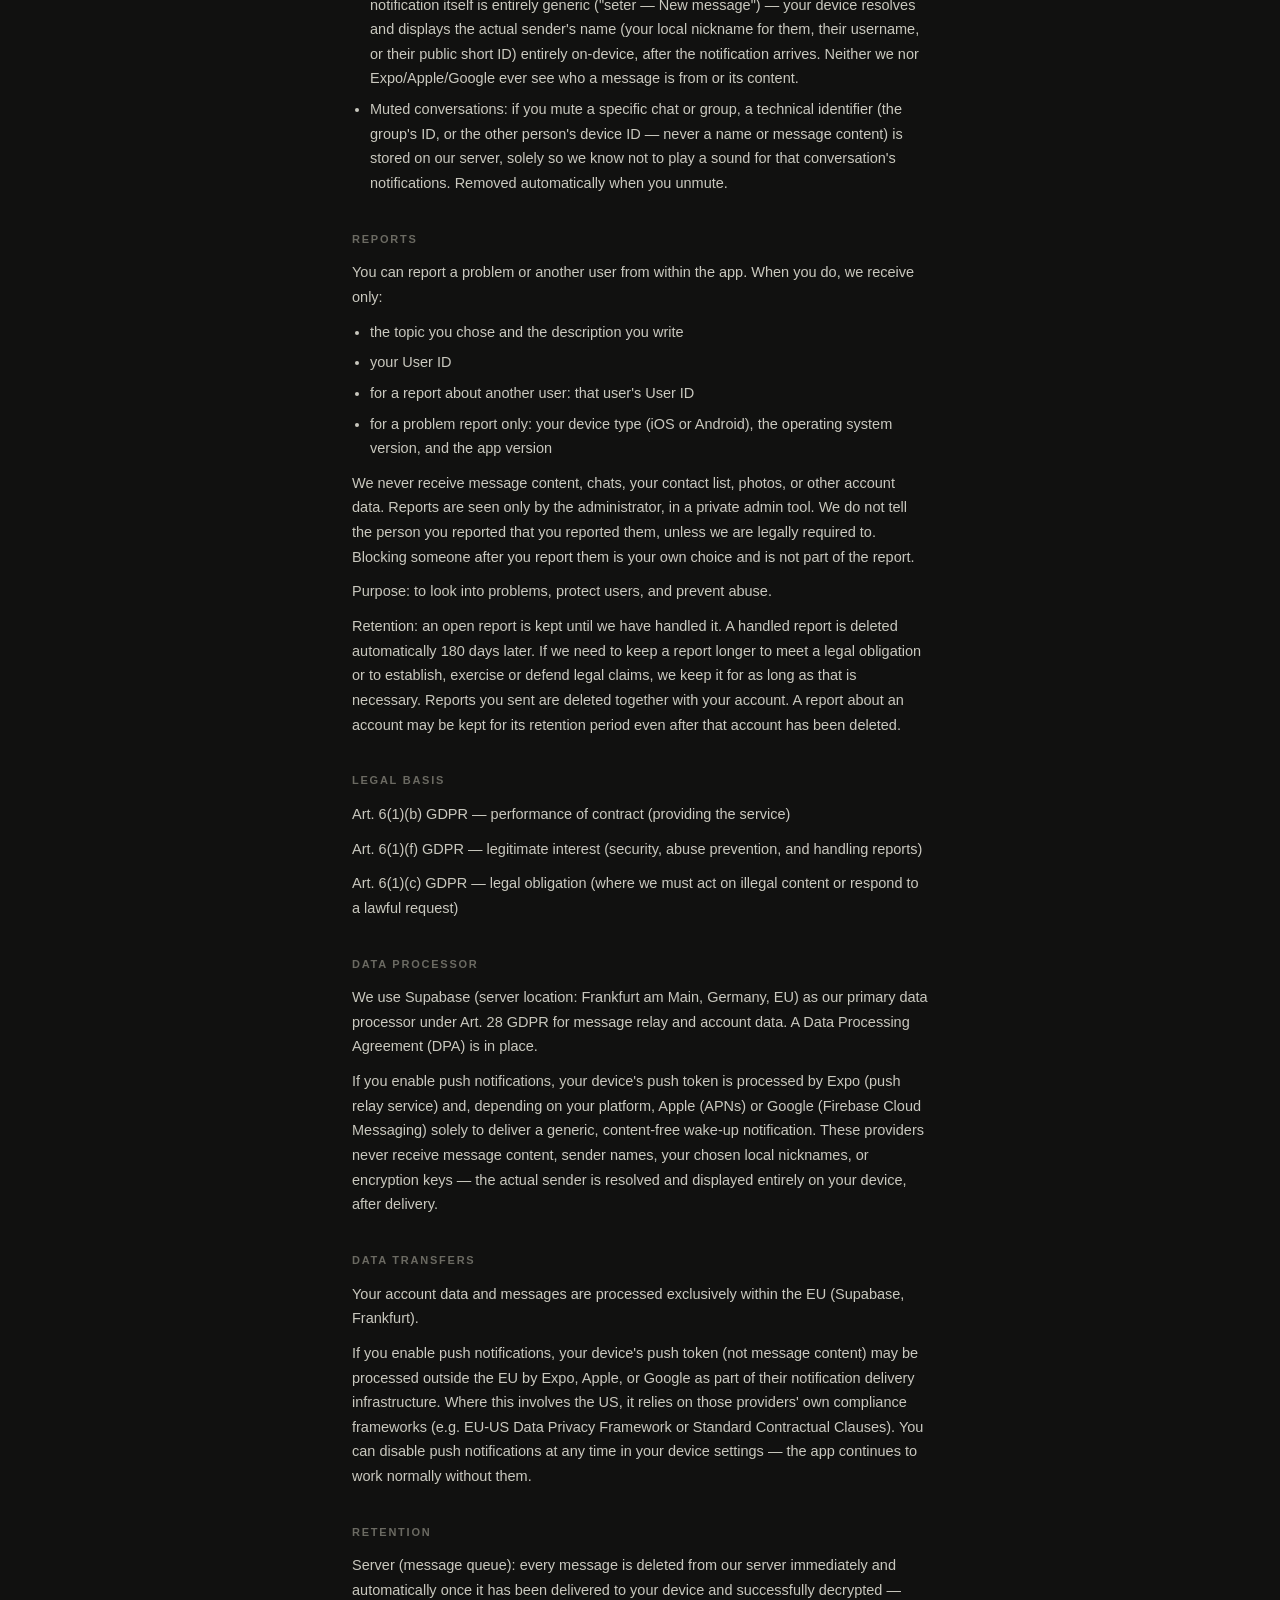
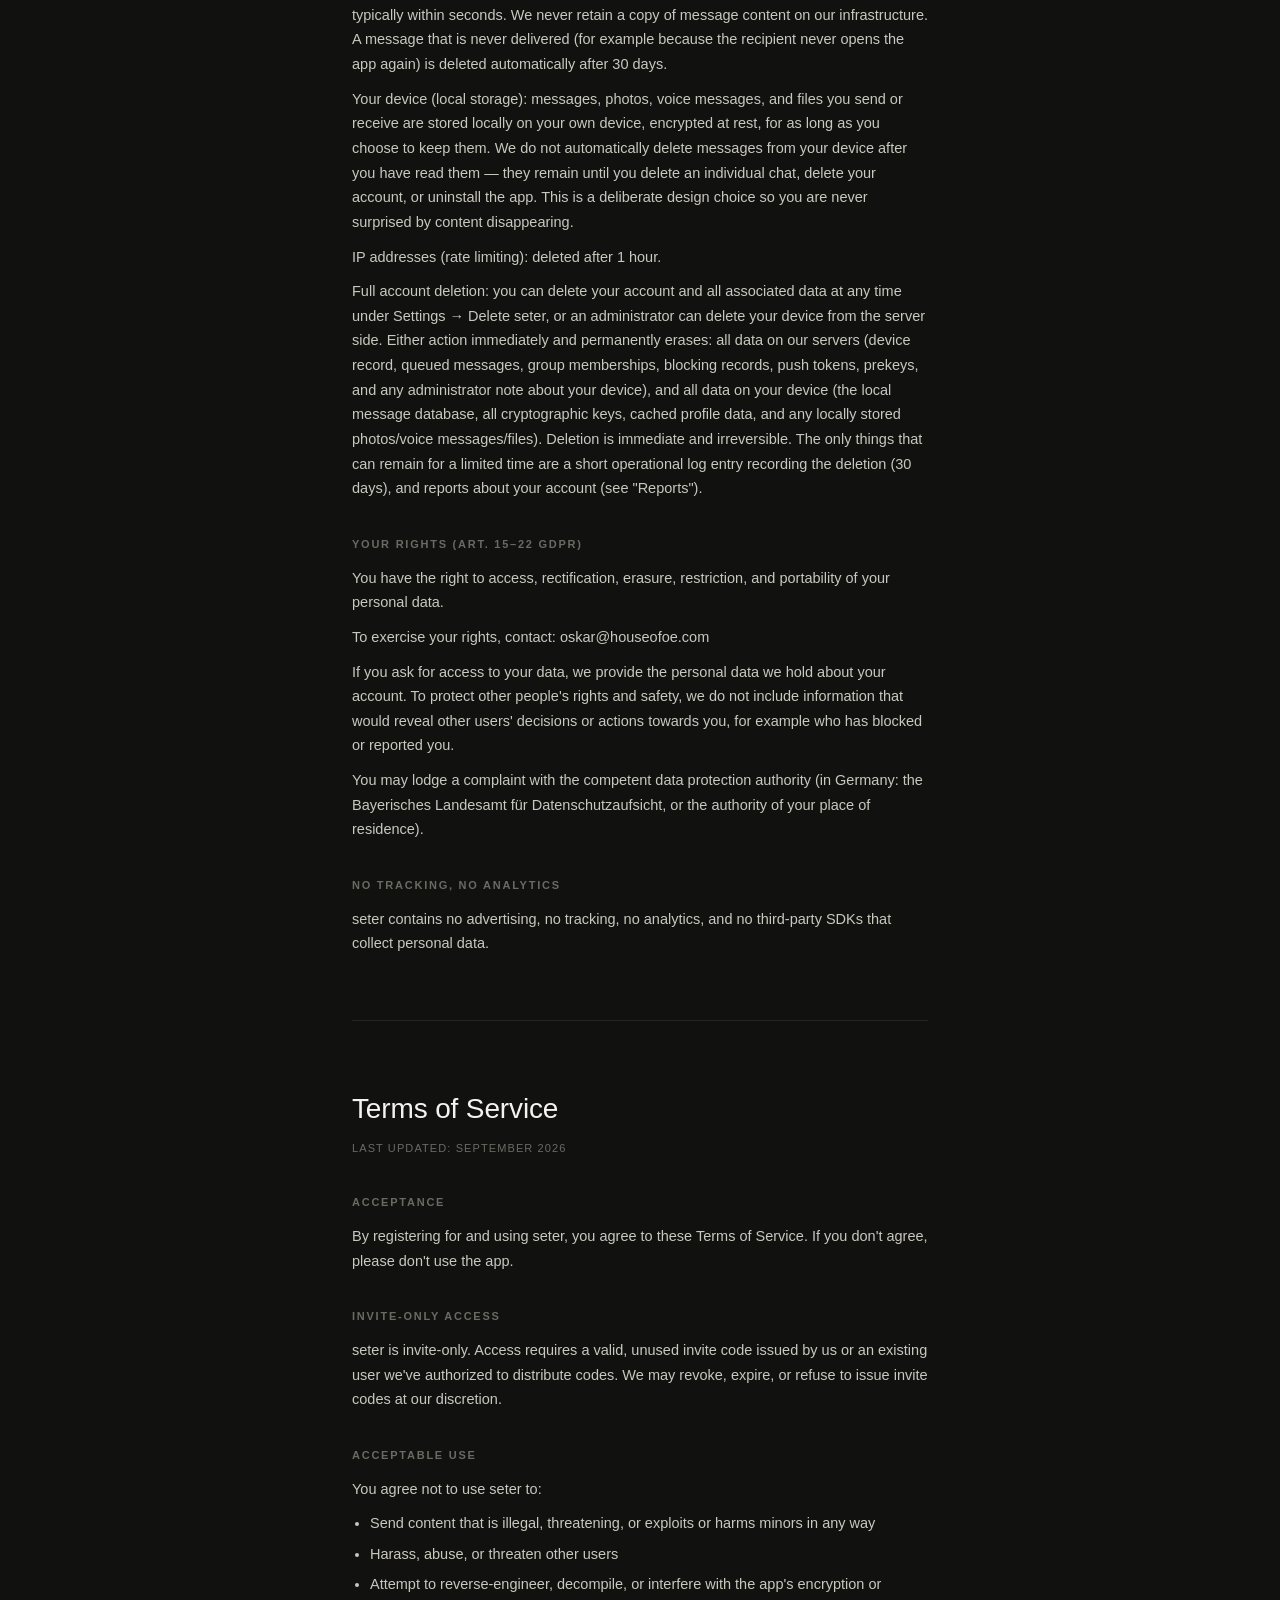
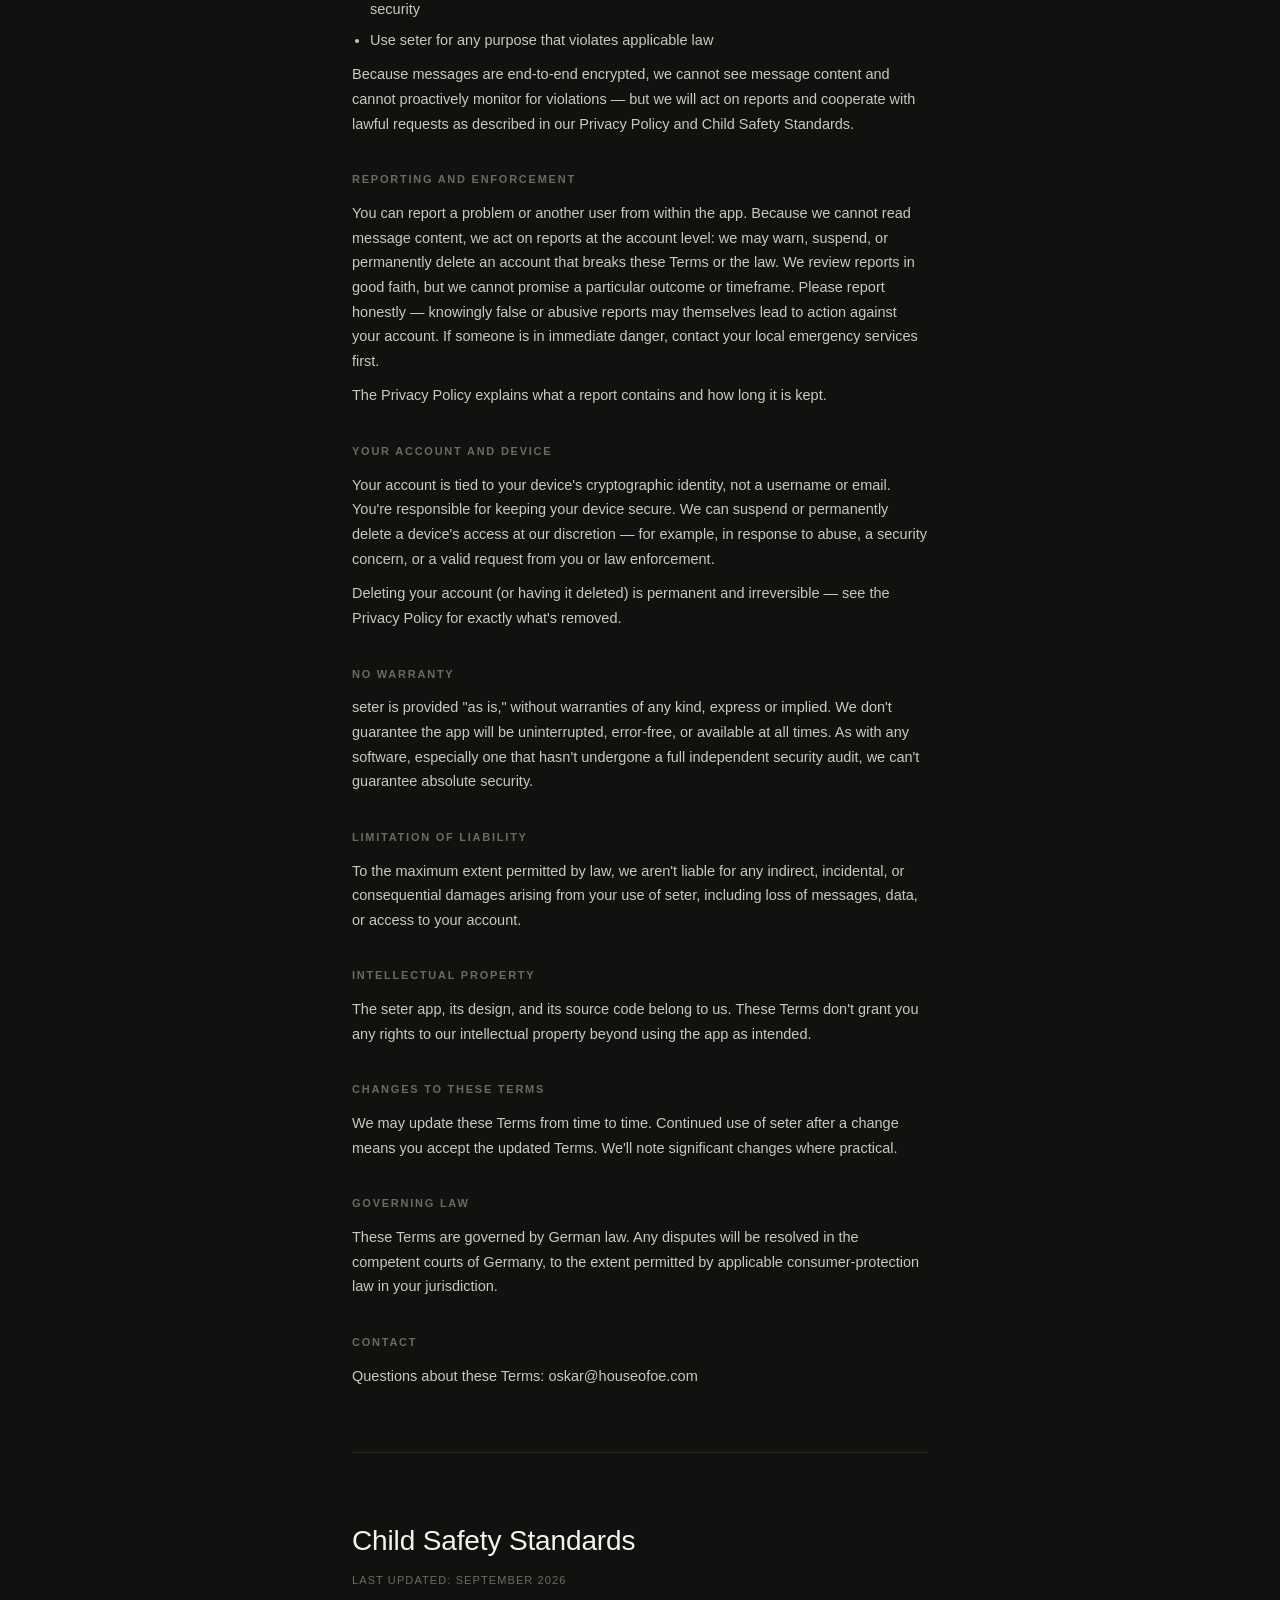
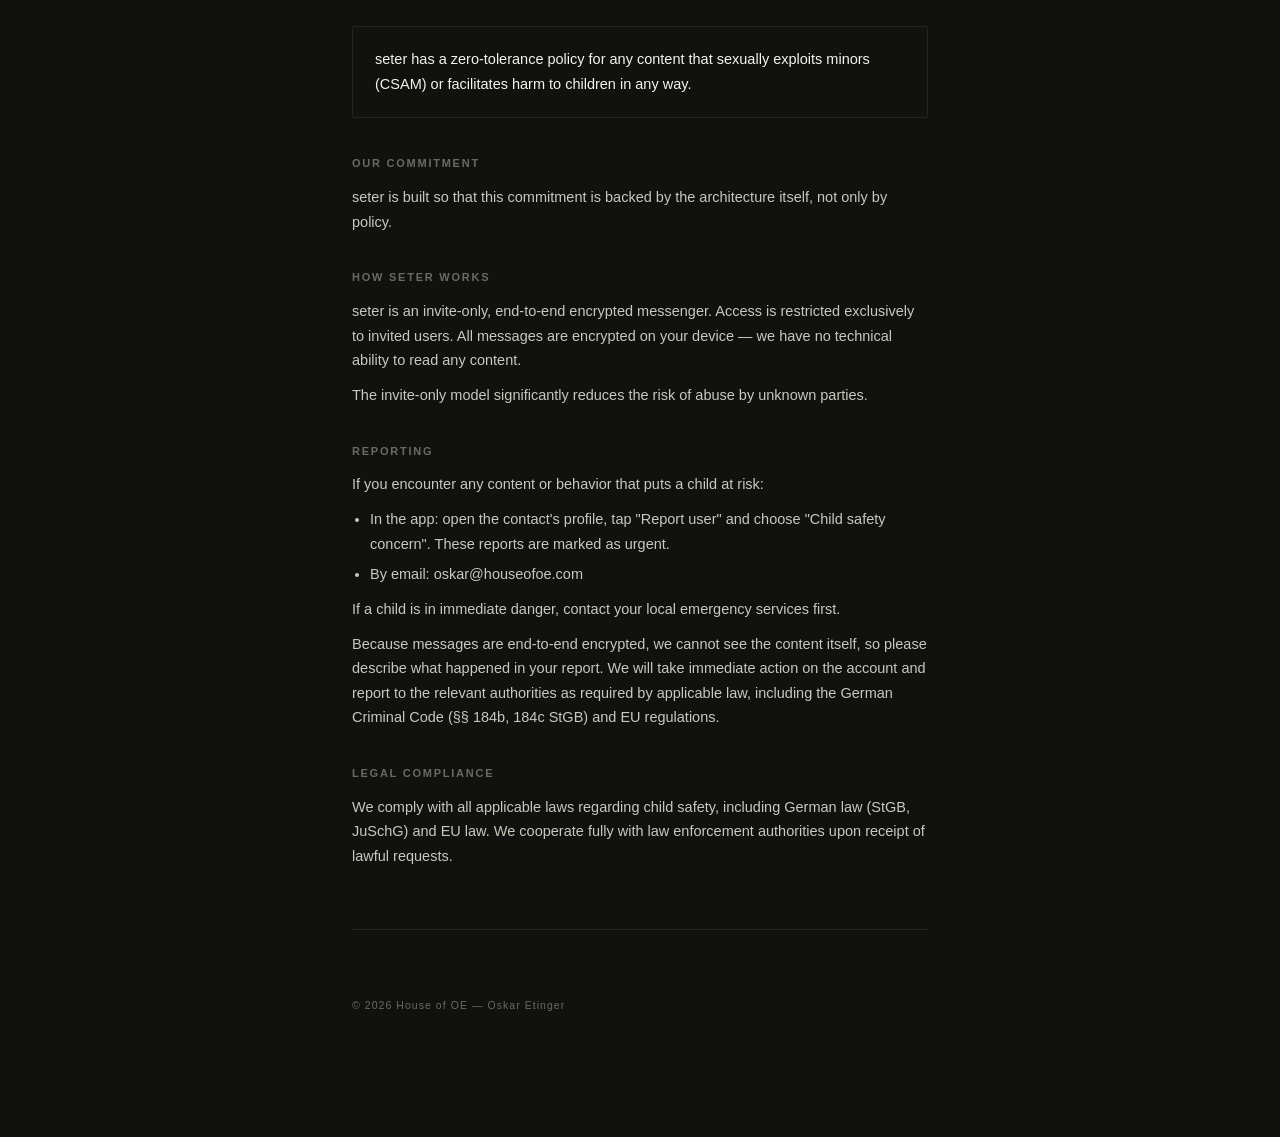
<file: seter.html>
<!DOCTYPE html>
<html lang="en">
<head>
<meta charset="UTF-8">
<meta name="viewport" content="width=device-width, initial-scale=1.0">
<title>seter — Privacy, Terms &amp; Child Safety</title>
<style>
  :root{
    --bg:#111110;
    --fg:#f4f3f0;
    --dim:#6b6a62;
    --line:#26251f;
  }
  *{margin:0;padding:0;box-sizing:border-box;}
  html{background:var(--bg);}
  body{
    background:var(--bg);color:var(--fg);
    font-family:-apple-system,BlinkMacSystemFont,'Segoe UI',Roboto,Inter,sans-serif;
    font-weight:400;line-height:1.7;-webkit-font-smoothing:antialiased;
  }
  ::selection{background:var(--fg);color:var(--bg);}
  .wrap{max-width:640px;margin:0 auto;padding:90px 32px 120px;}

  .word{
    font-size:15px;letter-spacing:0.28em;color:var(--fg);
    text-decoration:none;font-weight:500;
  }

  h1{
    font-weight:300;
    font-size:clamp(28px,5vw,38px);
    letter-spacing:-0.01em;
    margin:36px 0 10px;
  }
  .lede{font-size:15px;font-weight:300;color:#c9c8be;max-width:480px;margin-bottom:36px;}

  nav.jump{
    display:flex;gap:20px;flex-wrap:wrap;
    padding:18px 0;
    border-top:1px solid var(--line);
    border-bottom:1px solid var(--line);
    margin-bottom:16px;
  }
  nav.jump a{
    font-size:11px;letter-spacing:0.1em;text-transform:uppercase;color:var(--dim);
    text-decoration:none;
  }
  nav.jump a:hover{color:var(--fg);}

  section{padding-top:64px;}
  section:first-of-type{padding-top:8px;}
  .section-title{
    font-weight:300;
    font-size:clamp(22px,4vw,28px);
    letter-spacing:-0.005em;
    margin-bottom:6px;
  }
  .updated{font-size:11px;letter-spacing:0.1em;text-transform:uppercase;color:var(--dim);margin-bottom:36px;}

  h2{
    font-size:11px;letter-spacing:0.16em;text-transform:uppercase;color:var(--dim);
    margin:34px 0 12px;
  }
  h2:first-of-type{margin-top:0;}
  p{font-size:14.5px;font-weight:300;color:#c9c8be;margin-bottom:10px;}
  ul{margin:10px 0 10px 18px;}
  li{font-size:14.5px;font-weight:300;color:#c9c8be;margin-bottom:6px;}
  a.inline{color:var(--fg);}

  .statement{
    margin:0 0 36px;
    padding:20px 22px;
    border:1px solid var(--line);
    border-radius:2px;
    font-size:14.5px;font-weight:300;color:var(--fg);
    line-height:1.75;
  }

  hr.div{border:none;border-top:1px solid var(--line);margin:64px 0 0;}

  footer{padding:60px 0 0;border-top:1px solid var(--line);margin-top:60px;}
  footer span{font-size:10.5px;letter-spacing:0.1em;color:var(--dim);}

  @media (max-width:640px){.wrap{padding:64px 24px 90px;} nav.jump{gap:14px;}}
</style>
</head>
<body>
<div class="wrap">
  <span class="word">seter</span>
  <h1>Privacy, Terms &amp; Child Safety</h1>
  <p class="lede">seter is a closed, invite-only messaging app for a small circle. Everything is end-to-end encrypted — nothing is seen, nothing is stored. This page covers what data we process, the terms of using seter, and our commitment to child safety.</p>

  <nav class="jump">
    <a href="#privacy">Privacy Policy</a>
    <a href="#terms">Terms of Service</a>
    <a href="#child-safety">Child Safety</a>
  </nav>

  <section id="privacy">
    <div class="section-title">Privacy Policy</div>
    <div class="updated">Last updated: September 2026</div>
    <h2>Controller</h2>
    <p>House of OE, Oskar Etinger, Leopoldstraße 31, 80802 München, Germany</p>
    <p>Contact: oskar@houseofoe.com</p>
    <h2>What we collect</h2>
    <p>seter is designed to collect as little data as technically possible. This is everything our servers process:</p>
    <ul>
    <li>Account: a pseudonymous device ID, the public cryptographic keys your device registered, your public User ID (a short code others use to find you), your ONE status if you have one, when your account was created, and when it was last active (updated whenever the app checks for new messages). No names, no email addresses, no phone numbers.</li>
    <li>Invite code: the invite code used to register is stored as a one-way hash, linked to the device that used it, until that account is deleted.</li>
    <li>Groups: for every group you are in, the group's ID, the device IDs of its members and admin, and when members joined or left. Group names and settings are end-to-end encrypted and never visible to us.</li>
    <li>Blocking: if you block someone, the two device IDs and the time are stored so that messages from that person are refused.</li>
    <li>Messages: all messages are end-to-end encrypted on your device before transmission. While a message waits for delivery we store the ciphertext, which we cannot read, together with routing details: the sender's and recipient's device IDs, the group ID (for group messages), the type of content (text, photo, voice message, file or video), and the time. A message is deleted immediately after it has been delivered. A message that is never delivered is deleted automatically after 30 days.</li>
    <li>Operational log: a short record when an account is created or deleted, or an invite code is created, used or revoked (event type, device ID, User ID or invite label, and time). Deleted automatically after 30 days.</li>
    <li>Administrator notes: the administrator may attach an internal label or note to a device, for example to recognise a tester. It is visible only to the administrator and is deleted together with the account.</li>
    <li>Reports: what a report contains is described under "Reports" below.</li>
    <li>On your device: All messages, contacts, and media are stored exclusively on your device, encrypted with keys that never leave your device.</li>
    <li>Rate limiting: IP addresses are used temporarily for abuse prevention and deleted automatically after 1 hour.</li>
    <li>Push notification tokens: if you enable notifications, a device-specific push token is stored so we can wake your device when a new message arrives. The push notification itself is entirely generic ("seter — New message") — your device resolves and displays the actual sender's name (your local nickname for them, their username, or their public short ID) entirely on-device, after the notification arrives. Neither we nor Expo/Apple/Google ever see who a message is from or its content.</li>
    <li>Muted conversations: if you mute a specific chat or group, a technical identifier (the group's ID, or the other person's device ID — never a name or message content) is stored on our server, solely so we know not to play a sound for that conversation's notifications. Removed automatically when you unmute.</li>
    </ul>
    <h2>Reports</h2>
    <p>You can report a problem or another user from within the app. When you do, we receive only:</p>
    <ul>
    <li>the topic you chose and the description you write</li>
    <li>your User ID</li>
    <li>for a report about another user: that user's User ID</li>
    <li>for a problem report only: your device type (iOS or Android), the operating system version, and the app version</li>
    </ul>
    <p>We never receive message content, chats, your contact list, photos, or other account data. Reports are seen only by the administrator, in a private admin tool. We do not tell the person you reported that you reported them, unless we are legally required to. Blocking someone after you report them is your own choice and is not part of the report.</p>
    <p>Purpose: to look into problems, protect users, and prevent abuse.</p>
    <p>Retention: an open report is kept until we have handled it. A handled report is deleted automatically 180 days later. If we need to keep a report longer to meet a legal obligation or to establish, exercise or defend legal claims, we keep it for as long as that is necessary. Reports you sent are deleted together with your account. A report about an account may be kept for its retention period even after that account has been deleted.</p>
    <h2>Legal basis</h2>
    <p>Art. 6(1)(b) GDPR — performance of contract (providing the service)</p>
    <p>Art. 6(1)(f) GDPR — legitimate interest (security, abuse prevention, and handling reports)</p>
    <p>Art. 6(1)(c) GDPR — legal obligation (where we must act on illegal content or respond to a lawful request)</p>
    <h2>Data processor</h2>
    <p>We use Supabase (server location: Frankfurt am Main, Germany, EU) as our primary data processor under Art. 28 GDPR for message relay and account data. A Data Processing Agreement (DPA) is in place.</p>
    <p>If you enable push notifications, your device's push token is processed by Expo (push relay service) and, depending on your platform, Apple (APNs) or Google (Firebase Cloud Messaging) solely to deliver a generic, content-free wake-up notification. These providers never receive message content, sender names, your chosen local nicknames, or encryption keys — the actual sender is resolved and displayed entirely on your device, after delivery.</p>
    <h2>Data transfers</h2>
    <p>Your account data and messages are processed exclusively within the EU (Supabase, Frankfurt).</p>
    <p>If you enable push notifications, your device's push token (not message content) may be processed outside the EU by Expo, Apple, or Google as part of their notification delivery infrastructure. Where this involves the US, it relies on those providers' own compliance frameworks (e.g. EU-US Data Privacy Framework or Standard Contractual Clauses). You can disable push notifications at any time in your device settings — the app continues to work normally without them.</p>
    <h2>Retention</h2>
    <p>Server (message queue): every message is deleted from our server immediately and automatically once it has been delivered to your device and successfully decrypted — typically within seconds. We never retain a copy of message content on our infrastructure. A message that is never delivered (for example because the recipient never opens the app again) is deleted automatically after 30 days.</p>
    <p>Your device (local storage): messages, photos, voice messages, and files you send or receive are stored locally on your own device, encrypted at rest, for as long as you choose to keep them. We do not automatically delete messages from your device after you have read them — they remain until you delete an individual chat, delete your account, or uninstall the app. This is a deliberate design choice so you are never surprised by content disappearing.</p>
    <p>IP addresses (rate limiting): deleted after 1 hour.</p>
    <p>Full account deletion: you can delete your account and all associated data at any time under Settings → Delete seter, or an administrator can delete your device from the server side. Either action immediately and permanently erases: all data on our servers (device record, queued messages, group memberships, blocking records, push tokens, prekeys, and any administrator note about your device), and all data on your device (the local message database, all cryptographic keys, cached profile data, and any locally stored photos/voice messages/files). Deletion is immediate and irreversible. The only things that can remain for a limited time are a short operational log entry recording the deletion (30 days), and reports about your account (see "Reports").</p>
    <h2>Your rights (Art. 15–22 GDPR)</h2>
    <p>You have the right to access, rectification, erasure, restriction, and portability of your personal data.</p>
    <p>To exercise your rights, contact: oskar@houseofoe.com</p>
    <p>If you ask for access to your data, we provide the personal data we hold about your account. To protect other people's rights and safety, we do not include information that would reveal other users' decisions or actions towards you, for example who has blocked or reported you.</p>
    <p>You may lodge a complaint with the competent data protection authority (in Germany: the Bayerisches Landesamt für Datenschutzaufsicht, or the authority of your place of residence).</p>
    <h2>No tracking, no analytics</h2>
    <p>seter contains no advertising, no tracking, no analytics, and no third-party SDKs that collect personal data.</p>
  </section>

  <hr class="div">

  <section id="terms">
    <div class="section-title">Terms of Service</div>
    <div class="updated">Last updated: September 2026</div>
    <h2>Acceptance</h2>
    <p>By registering for and using seter, you agree to these Terms of Service. If you don't agree, please don't use the app.</p>
    <h2>Invite-only access</h2>
    <p>seter is invite-only. Access requires a valid, unused invite code issued by us or an existing user we've authorized to distribute codes. We may revoke, expire, or refuse to issue invite codes at our discretion.</p>
    <h2>Acceptable use</h2>
    <p>You agree not to use seter to:</p>
    <ul>
    <li>Send content that is illegal, threatening, or exploits or harms minors in any way</li>
    <li>Harass, abuse, or threaten other users</li>
    <li>Attempt to reverse-engineer, decompile, or interfere with the app's encryption or security</li>
    <li>Use seter for any purpose that violates applicable law</li>
    </ul>
    <p>Because messages are end-to-end encrypted, we cannot see message content and cannot proactively monitor for violations — but we will act on reports and cooperate with lawful requests as described in our Privacy Policy and Child Safety Standards.</p>
    <h2>Reporting and enforcement</h2>
    <p>You can report a problem or another user from within the app. Because we cannot read message content, we act on reports at the account level: we may warn, suspend, or permanently delete an account that breaks these Terms or the law. We review reports in good faith, but we cannot promise a particular outcome or timeframe. Please report honestly — knowingly false or abusive reports may themselves lead to action against your account. If someone is in immediate danger, contact your local emergency services first.</p>
    <p>The Privacy Policy explains what a report contains and how long it is kept.</p>
    <h2>Your account and device</h2>
    <p>Your account is tied to your device's cryptographic identity, not a username or email. You're responsible for keeping your device secure. We can suspend or permanently delete a device's access at our discretion — for example, in response to abuse, a security concern, or a valid request from you or law enforcement.</p>
    <p>Deleting your account (or having it deleted) is permanent and irreversible — see the Privacy Policy for exactly what's removed.</p>
    <h2>No warranty</h2>
    <p>seter is provided "as is," without warranties of any kind, express or implied. We don't guarantee the app will be uninterrupted, error-free, or available at all times. As with any software, especially one that hasn't undergone a full independent security audit, we can't guarantee absolute security.</p>
    <h2>Limitation of liability</h2>
    <p>To the maximum extent permitted by law, we aren't liable for any indirect, incidental, or consequential damages arising from your use of seter, including loss of messages, data, or access to your account.</p>
    <h2>Intellectual property</h2>
    <p>The seter app, its design, and its source code belong to us. These Terms don't grant you any rights to our intellectual property beyond using the app as intended.</p>
    <h2>Changes to these terms</h2>
    <p>We may update these Terms from time to time. Continued use of seter after a change means you accept the updated Terms. We'll note significant changes where practical.</p>
    <h2>Governing law</h2>
    <p>These Terms are governed by German law. Any disputes will be resolved in the competent courts of Germany, to the extent permitted by applicable consumer-protection law in your jurisdiction.</p>
    <h2>Contact</h2>
    <p>Questions about these Terms: oskar@houseofoe.com</p>
  </section>

  <hr class="div">

  <section id="child-safety">
    <div class="section-title">Child Safety Standards</div>
    <div class="updated">Last updated: September 2026</div>
    <div class="statement">seter has a zero-tolerance policy for any content that sexually exploits minors (CSAM) or facilitates harm to children in any way.</div>
    <h2>Our commitment</h2>
    <p>seter is built so that this commitment is backed by the architecture itself, not only by policy.</p>
    <h2>How seter works</h2>
    <p>seter is an invite-only, end-to-end encrypted messenger. Access is restricted exclusively to invited users. All messages are encrypted on your device — we have no technical ability to read any content.</p>
    <p>The invite-only model significantly reduces the risk of abuse by unknown parties.</p>
    <h2>Reporting</h2>
    <p>If you encounter any content or behavior that puts a child at risk:</p>
    <ul>
    <li>In the app: open the contact's profile, tap "Report user" and choose "Child safety concern". These reports are marked as urgent.</li>
    <li>By email: oskar@houseofoe.com</li>
    </ul>
    <p>If a child is in immediate danger, contact your local emergency services first.</p>
    <p>Because messages are end-to-end encrypted, we cannot see the content itself, so please describe what happened in your report. We will take immediate action on the account and report to the relevant authorities as required by applicable law, including the German Criminal Code (§§ 184b, 184c StGB) and EU regulations.</p>
    <h2>Legal compliance</h2>
    <p>We comply with all applicable laws regarding child safety, including German law (StGB, JuSchG) and EU law. We cooperate fully with law enforcement authorities upon receipt of lawful requests.</p>
  </section>

  <footer><span>© 2026 House of OE — Oskar Etinger</span></footer>
</div>
</body>
</html>
</file>
